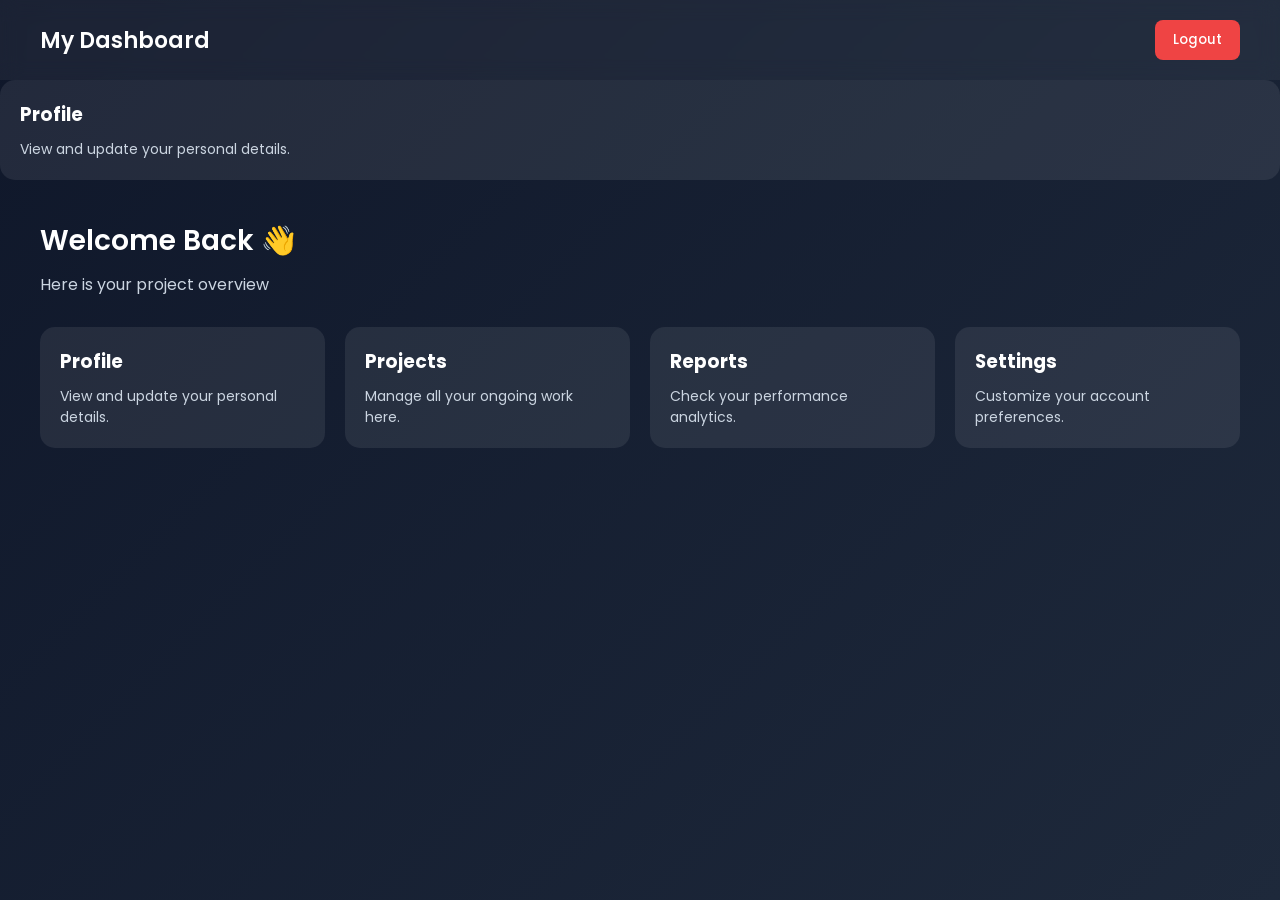
<file: pages/dashboard.html>
<!DOCTYPE html>
<html lang="en">

<head>
    <meta charset="UTF-8">
    <meta name="viewport" content="width=device-width, initial-scale=1.0">
    <title>Dashboard</title>

    <!-- Google Font -->
    <link href="https://fonts.googleapis.com/css2?family=Poppins:wght@300;400;500;600;700&display=swap"
        rel="stylesheet">

    <style>
        * {
            margin: 0;
            padding: 0;
            box-sizing: border-box;
            font-family: 'Poppins', sans-serif;
        }

        body {
            background: linear-gradient(135deg, #0f172a, #1e293b);
            color: #fff;
            min-height: 100vh;
        }

        header {
            padding: 20px 40px;
            display: flex;
            justify-content: space-between;
            align-items: center;
            background: rgba(255, 255, 255, 0.05);
            backdrop-filter: blur(10px);
        }

        header h1 {
            font-size: 22px;
            font-weight: 600;
        }

        .logout-btn {
            padding: 10px 18px;
            background: #ef4444;
            border: none;
            border-radius: 8px;
            color: white;
            cursor: pointer;
            font-weight: 500;
        }

        .container {
            padding: 40px;
        }

        .welcome {
            font-size: 28px;
            font-weight: 600;
            margin-bottom: 10px;
        }

        .subtitle {
            color: #cbd5e1;
            margin-bottom: 30px;
        }

        .cards {
            display: grid;
            grid-template-columns: repeat(auto-fit, minmax(250px, 1fr));
            gap: 20px;
        }

        .card {
            background: rgba(255, 255, 255, 0.08);
            padding: 20px;
            border-radius: 15px;
            transition: 0.3s;
            cursor: pointer;
        }

        .card:hover {
            transform: translateY(-5px);
            background: rgba(255, 255, 255, 0.12);
        }

        .card h3 {
            margin-bottom: 10px;
        }

        .card p {
            color: #cbd5e1;
            font-size: 14px;
        }
    </style>
</head>

<body>

    <header>
        <h1>My Dashboard</h1>
        <button class="logout-btn" onclick="logout()">Logout</button>
    </header>

    <div class="card" onclick="openProfile()">
        <h3>Profile</h3>
        <p>View and update your personal details.</p>
    </div>
    </div>

    <div class="container">
        <div class="welcome">Welcome Back 👋</div>
        <div class="subtitle">Here is your project overview</div>

        <div class="cards">
            <div class="card">
                <h3>Profile</h3>
                <p>View and update your personal details.</p>
            </div>

            <div class="card">
                <h3>Projects</h3>
                <p>Manage all your ongoing work here.</p>
            </div>

            <div class="card">
                <h3>Reports</h3>
                <p>Check your performance analytics.</p>
            </div>

            <div class="card">
                <h3>Settings</h3>
                <p>Customize your account preferences.</p>
            </div>
        </div>
    </div>

    <script>
        function logout() {
            window.location.href = "login.html";
        }

        function openProfile() {
            window.location.href = "profile.html";
        }
    </script>

</body>

</html>
</file>
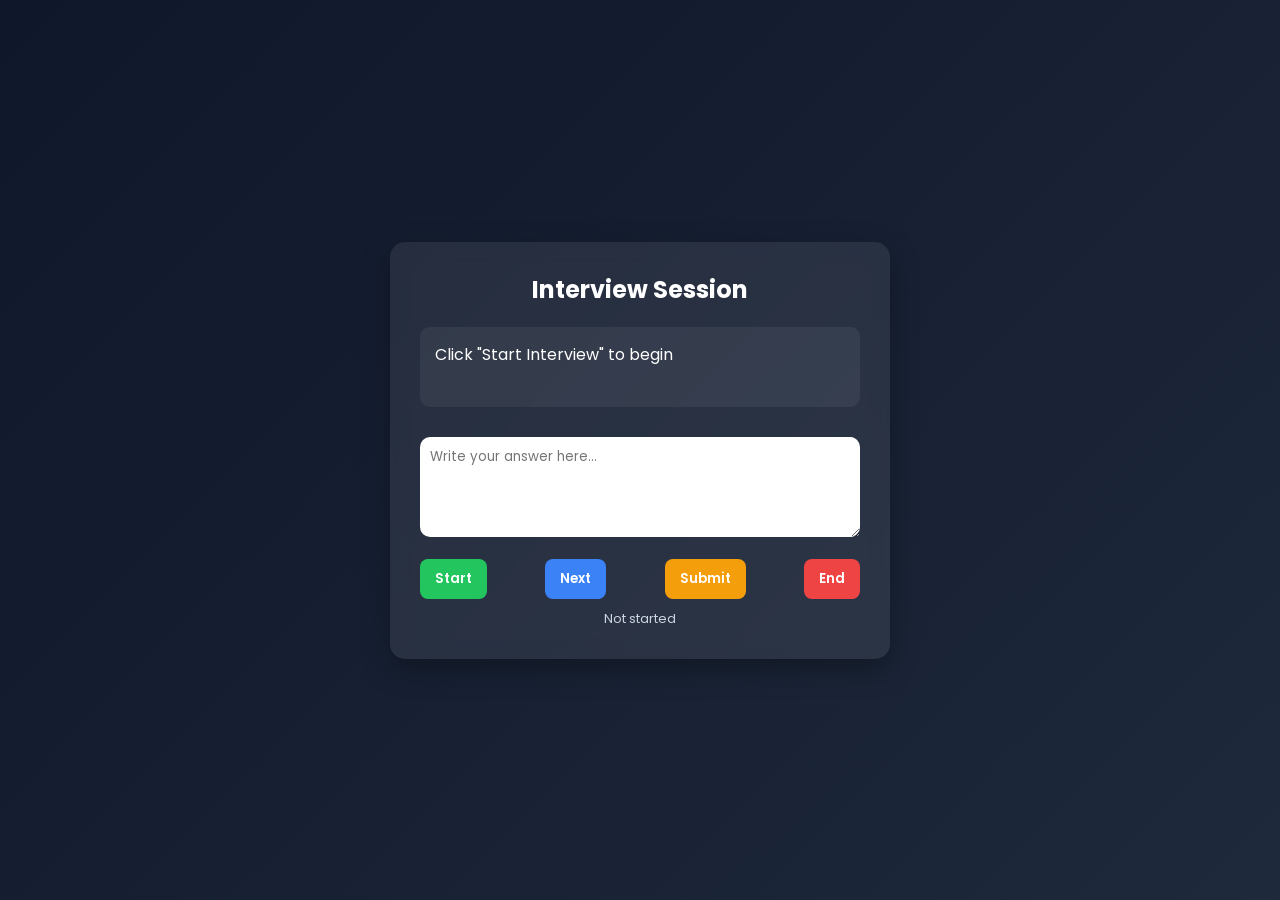
<file: pages/interview.html>
<!DOCTYPE html>
<html lang="en">

<head>
    <meta charset="UTF-8">
    <meta name="viewport" content="width=device-width, initial-scale=1.0">
    <title>Interview Page</title>

    <!-- Font -->
    <link href="https://fonts.googleapis.com/css2?family=Poppins:wght@300;400;500;600;700&display=swap"
        rel="stylesheet">

    <style>
        * {
            margin: 0;
            padding: 0;
            box-sizing: border-box;
            font-family: 'Poppins', sans-serif;
        }

        body {
            background: linear-gradient(135deg, #0f172a, #1e293b);
            color: white;
            min-height: 100vh;
            display: flex;
            justify-content: center;
            align-items: center;
        }

        .container {
            width: 500px;
            background: rgba(255, 255, 255, 0.08);
            padding: 30px;
            border-radius: 15px;
            backdrop-filter: blur(10px);
            box-shadow: 0 10px 30px rgba(0, 0, 0, 0.3);
        }

        h2 {
            text-align: center;
            margin-bottom: 15px;
        }

        .question-box {
            margin: 20px 0;
            padding: 15px;
            background: rgba(255, 255, 255, 0.06);
            border-radius: 10px;
            min-height: 80px;
        }

        textarea {
            width: 100%;
            height: 100px;
            border-radius: 10px;
            border: none;
            padding: 10px;
            margin-top: 10px;
            outline: none;
        }

        .buttons {
            display: flex;
            justify-content: space-between;
            margin-top: 15px;
        }

        button {
            padding: 10px 15px;
            border: none;
            border-radius: 8px;
            cursor: pointer;
            font-weight: 600;
        }

        .start {
            background: #22c55e;
            color: white;
        }

        .next {
            background: #3b82f6;
            color: white;
        }

        .submit {
            background: #f59e0b;
            color: white;
        }

        .end {
            background: #ef4444;
            color: white;
        }

        .status {
            text-align: center;
            font-size: 13px;
            color: #cbd5e1;
            margin-top: 10px;
        }
    </style>
</head>

<body>

    <div class="container">

        <h2>Interview Session</h2>

        <div class="question-box" id="questionBox">
            Click "Start Interview" to begin
        </div>

        <textarea id="answer" placeholder="Write your answer here..."></textarea>

        <div class="buttons">

            <button class="start" onclick="startInterview()">Start</button>
            <button class="next" onclick="nextQuestion()">Next</button>
            <button class="submit" onclick="goReport()">Submit</button>
            <button class="end" onclick="endInterview()">End</button>

        </div>

        <div class="status" id="status">Not started</div>

    </div>

    <script>
        let questions = [
            "Tell me about yourself?",
            "What are your strengths?",
            "Why should we hire you?",
            "What is your biggest weakness?",
            "Where do you see yourself in 5 years?"
        ];

        let index = 0;

        function startInterview() {
            index = 0;
            document.getElementById("questionBox").innerText = questions[index];
            document.getElementById("status").innerText = "Interview started";
        }

        function nextQuestion() {
            if (index < questions.length - 1) {
                index++;
                document.getElementById("questionBox").innerText = questions[index];
                document.getElementById("answer").value = "";
                document.getElementById("status").innerText = "Next question";
            } else {
                document.getElementById("status").innerText = "No more questions";
            }
        }

        function submitAnswer() {
            let answer = document.getElementById("answer").value;

            if (answer === "") {
                alert("Please write an answer first");
                return;
            }

            alert("Answer submitted!");
            document.getElementById("answer").value = "";
            document.getElementById("status").innerText = "Answer submitted";
        }

        function endInterview() {
            document.getElementById("questionBox").innerText = "Interview Ended";
            document.getElementById("answer").value = "";
            document.getElementById("status").innerText = "Completed";
        }

        function goReport() {
            window.location.href = "report.html";
        }
    </script>

</body>

</html>
</file>
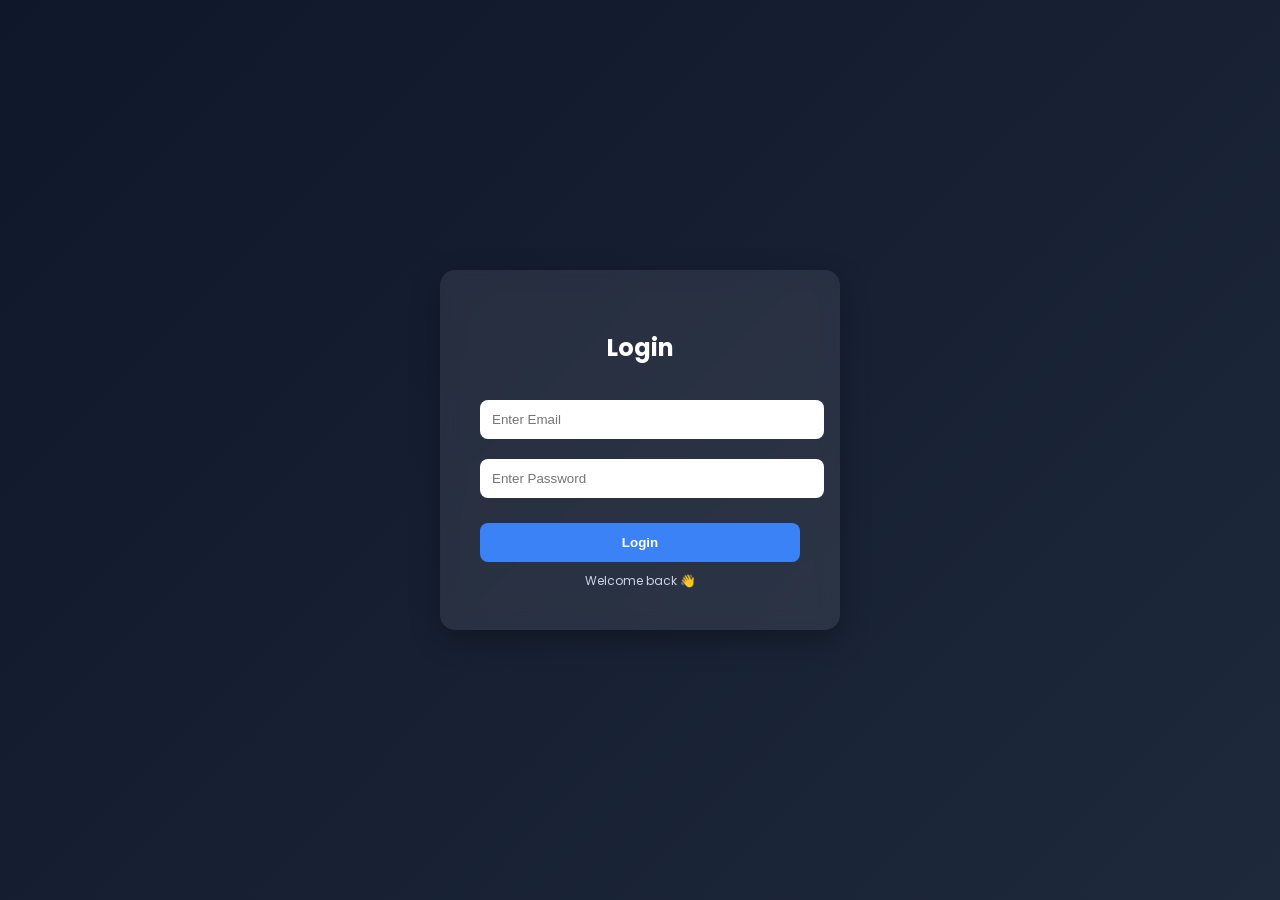
<file: pages/login.html>
<!DOCTYPE html>
<html lang="en">
<head>
  <meta charset="UTF-8">
  <meta name="viewport" content="width=device-width, initial-scale=1.0">
  <title>Login Page</title>

  <!-- Font -->
  <link href="https://fonts.googleapis.com/css2?family=Poppins:wght@300;400;500;600&display=swap" rel="stylesheet">

  <style>
    body {
      margin: 0;
      font-family: 'Poppins', sans-serif;
      background: linear-gradient(135deg, #0f172a, #1e293b);
      height: 100vh;
      display: flex;
      justify-content: center;
      align-items: center;
      color: white;
    }

    .login-box {
      background: rgba(255,255,255,0.08);
      padding: 40px;
      border-radius: 15px;
      width: 320px;
      backdrop-filter: blur(10px);
      box-shadow: 0 10px 30px rgba(0,0,0,0.3);
    }

    .login-box h2 {
      text-align: center;
      margin-bottom: 25px;
    }

    input {
      width: 100%;
      padding: 12px;
      margin: 10px 0;
      border: none;
      border-radius: 8px;
      outline: none;
    }

    button {
      width: 100%;
      padding: 12px;
      margin-top: 15px;
      background: #3b82f6;
      border: none;
      border-radius: 8px;
      color: white;
      font-weight: 600;
      cursor: pointer;
    }

    button:hover {
      background: #2563eb;
    }

    .text {
      text-align: center;
      font-size: 12px;
      margin-top: 10px;
      color: #cbd5e1;
    }
  </style>
</head>

<body>

  <div class="login-box">
    <h2>Login</h2>

    <form id="loginForm">
      <input type="email" id="email" placeholder="Enter Email" required>
      <input type="password" id="password" placeholder="Enter Password" required>

      <button type="submit">Login</button>
    </form>

    <div class="text">Welcome back 👋</div>
  </div>

  <script>
    document.getElementById("loginForm").addEventListener("submit", function(e) {
      e.preventDefault();

      let email = document.getElementById("email").value;
      let password = document.getElementById("password").value;

      // simple validation
      if (email === "" || password === "") {
        alert("Please fill all fields");
        return;
      }

      // save login state
      localStorage.setItem("isLoggedIn", "true");

      // redirect to dashboard
      window.location.href = "dashboard.html";
    });
  </script>

</body>
</html>
</file>
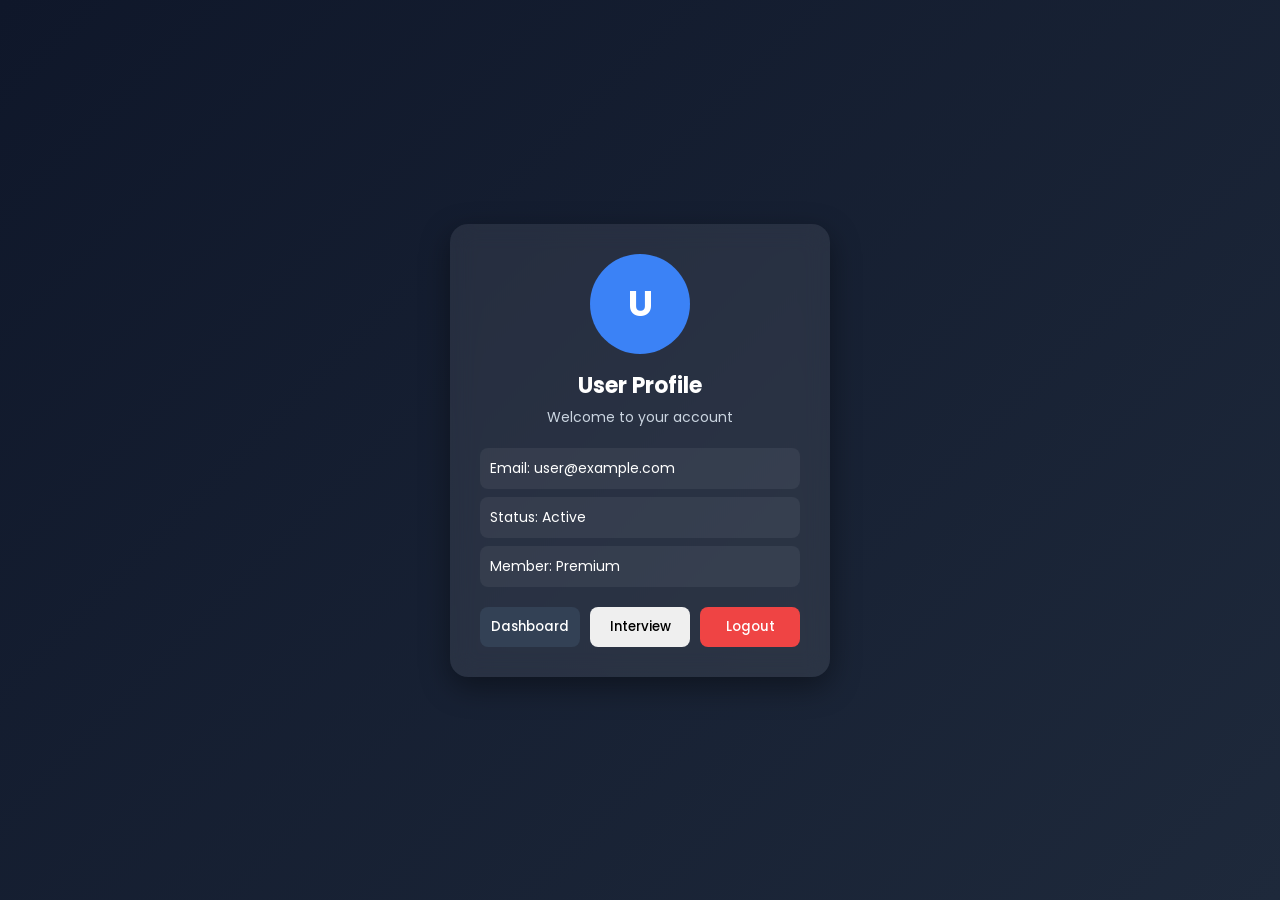
<file: pages/profile.html>
<!DOCTYPE html>
<html lang="en">

<head>
    <meta charset="UTF-8">
    <meta name="viewport" content="width=device-width, initial-scale=1.0">
    <title>User Profile</title>

    <!-- Google Font -->
    <link href="https://fonts.googleapis.com/css2?family=Poppins:wght@300;400;500;600;700&display=swap"
        rel="stylesheet">

    <style>
        * {
            margin: 0;
            padding: 0;
            box-sizing: border-box;
            font-family: 'Poppins', sans-serif;
        }

        body {
            background: linear-gradient(135deg, #0f172a, #1e293b);
            color: #fff;
            min-height: 100vh;
            display: flex;
            justify-content: center;
            align-items: center;
        }

        .profile-card {
            width: 380px;
            background: rgba(255, 255, 255, 0.08);
            backdrop-filter: blur(12px);
            border-radius: 18px;
            padding: 30px;
            text-align: center;
            box-shadow: 0 10px 30px rgba(0, 0, 0, 0.4);
        }

        .avatar {
            width: 100px;
            height: 100px;
            border-radius: 50%;
            background: #3b82f6;
            display: flex;
            justify-content: center;
            align-items: center;
            font-size: 35px;
            font-weight: bold;
            margin: auto;
        }

        h2 {
            margin-top: 15px;
            font-size: 22px;
        }

        p {
            color: #cbd5e1;
            font-size: 14px;
            margin-top: 5px;
        }

        .info {
            margin-top: 20px;
            text-align: left;
        }

        .info div {
            background: rgba(255, 255, 255, 0.06);
            padding: 10px;
            margin: 8px 0;
            border-radius: 8px;
            font-size: 14px;
        }

        .btn {
            margin-top: 20px;
            display: flex;
            justify-content: space-between;
            gap: 10px;
        }

        button {
            flex: 1;
            padding: 10px;
            border: none;
            border-radius: 8px;
            cursor: pointer;
            font-weight: 500;
        }

        .back {
            background: #334155;
            color: white;
        }

        .logout {
            background: #ef4444;
            color: white;
        }
    </style>
</head>

<body>

    <div class="profile-card">

        <div class="avatar">U</div>

        <h2>User Profile</h2>
        <p>Welcome to your account</p>

        <div class="info">
            <div>Email: user@example.com</div>
            <div>Status: Active</div>
            <div>Member: Premium</div>
        </div>

        <div class="btn">
            <button class="back" onclick="goDashboard()">Dashboard</button>
            <button onclick="openInterview()">Interview</button>
            <button class="logout" onclick="logout()">Logout</button>
        </div>

    </div>

    <script>
        function goDashboard() {
            window.location.href = "dashboard.html";
        }

        function logout() {
            localStorage.removeItem("isLoggedIn");
            window.location.href = "login.html";
        }

        function openInterview() {
            window.location.href = "interview.html";
        }
    </script>

</body>

</html>
</file>
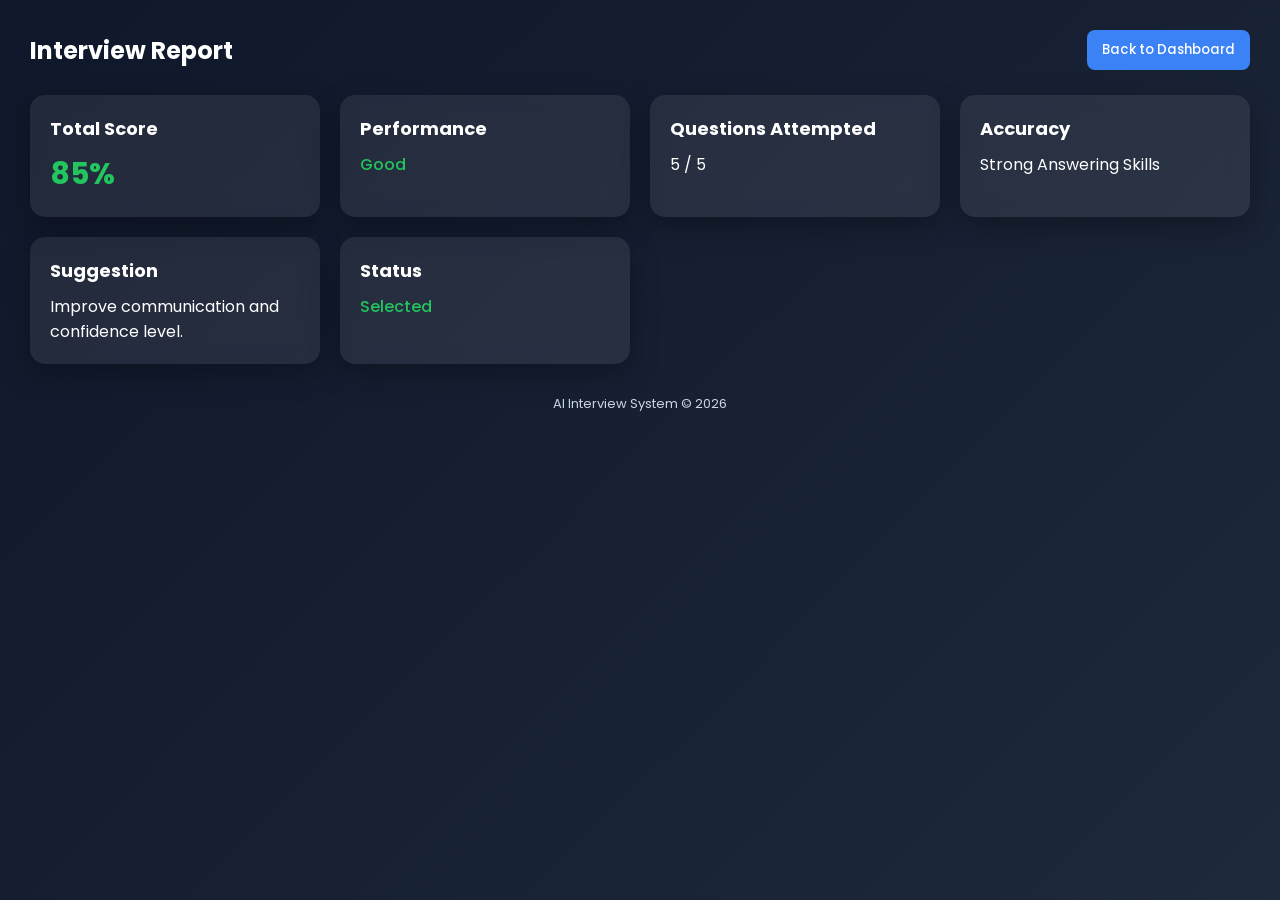
<file: pages/report.html>
<!DOCTYPE html>
<html lang="en">
<head>
  <meta charset="UTF-8">
  <meta name="viewport" content="width=device-width, initial-scale=1.0">
  <title>Report Page</title>

  <!-- Font -->
  <link href="https://fonts.googleapis.com/css2?family=Poppins:wght@300;400;500;600;700&display=swap" rel="stylesheet">

  <style>
    * {
      margin: 0;
      padding: 0;
      box-sizing: border-box;
      font-family: 'Poppins', sans-serif;
    }

    body {
      background: linear-gradient(135deg, #0f172a, #1e293b);
      color: white;
      min-height: 100vh;
      padding: 30px;
    }

    header {
      display: flex;
      justify-content: space-between;
      align-items: center;
      margin-bottom: 25px;
    }

    header h2 {
      font-size: 24px;
    }

    .btn {
      padding: 10px 15px;
      border: none;
      border-radius: 8px;
      cursor: pointer;
      font-weight: 500;
      background: #3b82f6;
      color: white;
    }

    .container {
      display: grid;
      grid-template-columns: repeat(auto-fit, minmax(250px, 1fr));
      gap: 20px;
    }

    .card {
      background: rgba(255,255,255,0.08);
      padding: 20px;
      border-radius: 15px;
      backdrop-filter: blur(10px);
      box-shadow: 0 10px 30px rgba(0,0,0,0.3);
      transition: 0.3s;
    }

    .card:hover {
      transform: translateY(-5px);
    }

    .card h3 {
      margin-bottom: 10px;
      font-size: 18px;
    }

    .score {
      font-size: 30px;
      font-weight: 700;
      color: #22c55e;
    }

    .status-good {
      color: #22c55e;
      font-weight: 500;
    }

    .status-mid {
      color: #f59e0b;
      font-weight: 500;
    }

    .status-bad {
      color: #ef4444;
      font-weight: 500;
    }

    .footer {
      margin-top: 30px;
      text-align: center;
      color: #cbd5e1;
      font-size: 13px;
    }
  </style>
</head>

<body>

  <header>
    <h2>Interview Report</h2>
    <button class="btn" onclick="goDashboard()">Back to Dashboard</button>
  </header>

  <div class="container">

    <div class="card">
      <h3>Total Score</h3>
      <div class="score" id="score">85%</div>
    </div>

    <div class="card">
      <h3>Performance</h3>
      <p class="status-good">Good</p>
    </div>

    <div class="card">
      <h3>Questions Attempted</h3>
      <p>5 / 5</p>
    </div>

    <div class="card">
      <h3>Accuracy</h3>
      <p>Strong Answering Skills</p>
    </div>

    <div class="card">
      <h3>Suggestion</h3>
      <p>Improve communication and confidence level.</p>
    </div>

    <div class="card">
      <h3>Status</h3>
      <p class="status-good">Selected</p>
    </div>

  </div>

  <div class="footer">
    AI Interview System © 2026
  </div>

  <script>
    function goDashboard() {
      window.location.href = "dashboard.html";
    }

    // Optional: dynamic score (future upgrade)
    let score = 85;
    document.getElementById("score").innerText = score + "%";
  </script>

</body>
</html>
</file>
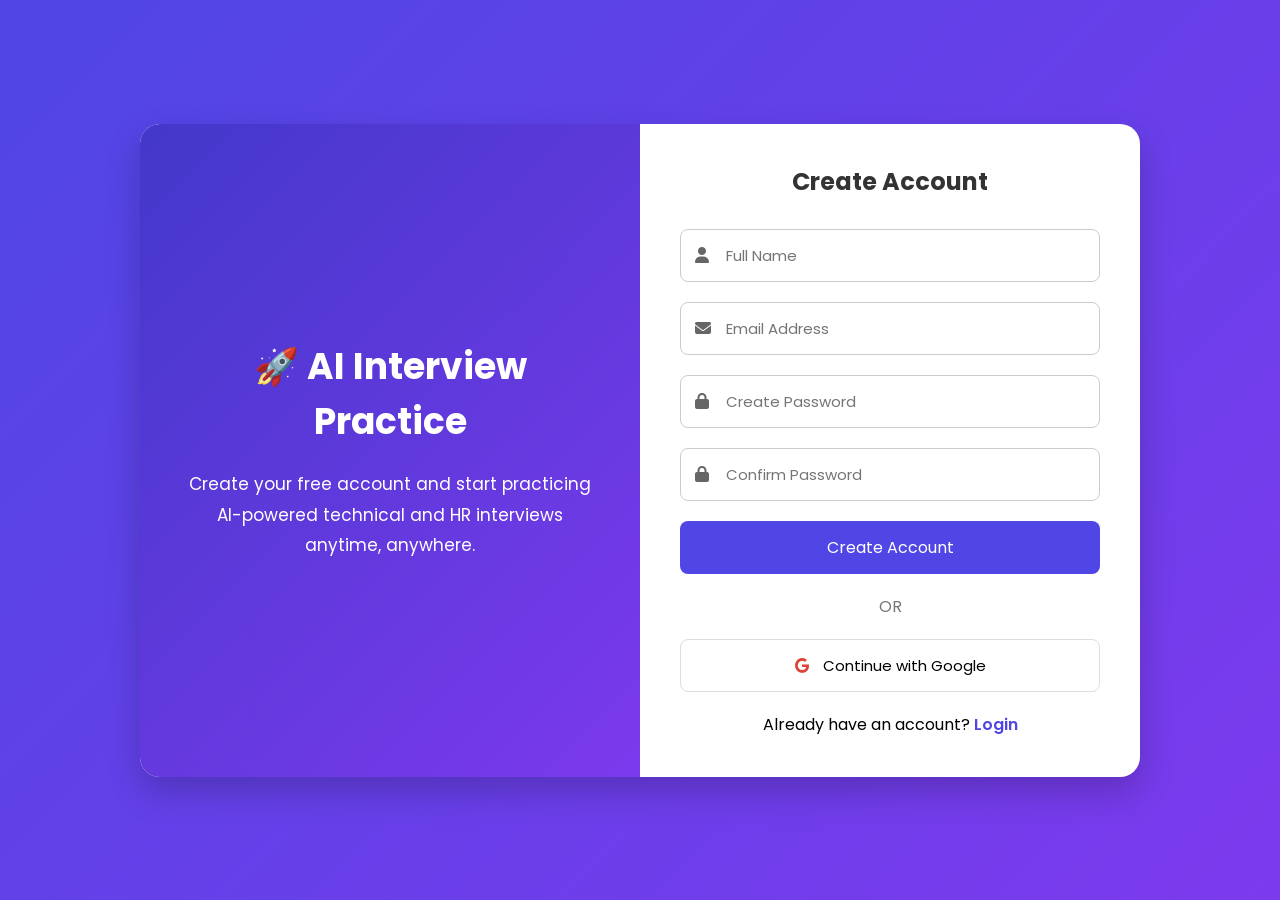
<file: pages/signup.html>
<!DOCTYPE html>
<html lang="en">

<head>

    <meta charset="UTF-8">

    <meta name="viewport" content="width=device-width, initial-scale=1.0">

    <title>Sign Up | AI Interview Practice</title>

    <link rel="stylesheet" href="../css/signup.css">

    <!-- Google Font -->
    <link href="https://fonts.googleapis.com/css2?family=Poppins:wght@300;400;500;600;700&display=swap" rel="stylesheet">

    <!-- Font Awesome -->
    <link rel="stylesheet"
        href="https://cdnjs.cloudflare.com/ajax/libs/font-awesome/6.7.2/css/all.min.css">

</head>

<body>

<div class="container">

    <!-- Left Side -->

    <div class="left-panel">

        <h1>🚀 AI Interview Practice</h1>

        <p>
            Create your free account and start practicing AI-powered technical
            and HR interviews anytime, anywhere.
        </p>

    </div>

    <!-- Right Side -->

    <div class="signup-box">

        <h2>Create Account</h2>

        <form id="signupForm">

            <div class="input-box">

                <i class="fa-solid fa-user"></i>

                <input
                    type="text"
                    placeholder="Full Name"
                    required>

            </div>

            <div class="input-box">

                <i class="fa-solid fa-envelope"></i>

                <input
                    type="email"
                    placeholder="Email Address"
                    required>

            </div>

            <div class="input-box">

                <i class="fa-solid fa-lock"></i>

                <input
                    type="password"
                    placeholder="Create Password"
                    required>

            </div>

            <div class="input-box">

                <i class="fa-solid fa-lock"></i>

                <input
                    type="password"
                    placeholder="Confirm Password"
                    required>

            </div>

            <button type="submit" class="signup-btn">

                Create Account

            </button>

        </form>

        <div class="or">

            <span>OR</span>

        </div>

        <button class="google-btn">

            <i class="fa-brands fa-google"></i>

            Continue with Google

        </button>

        <p class="login-text">

            Already have an account?

            <a href="login.html">

                Login

            </a>

        </p>

    </div>

</div>

<script src="../js/signup.js"></script>

<script src="../js/signup.js"></script>

</body>

</html>
</file>
<file: css/signup.css>
/* Google Font */
@import url('https://fonts.googleapis.com/css2?family=Poppins:wght@300;400;500;600;700&display=swap');

*{
    margin:0;
    padding:0;
    box-sizing:border-box;
    font-family:'Poppins',sans-serif;
}

body{
    min-height:100vh;
    display:flex;
    justify-content:center;
    align-items:center;
    background:linear-gradient(135deg,#4f46e5,#7c3aed);
    padding:20px;
}

.container{
    width:100%;
    max-width:1000px;
    display:flex;
    background:#fff;
    border-radius:20px;
    overflow:hidden;
    box-shadow:0 15px 35px rgba(0,0,0,0.2);
}

.left-panel{
    flex:1;
    background:linear-gradient(135deg,#4338ca,#7c3aed);
    color:#fff;
    display:flex;
    flex-direction:column;
    justify-content:center;
    align-items:center;
    padding:40px;
    text-align:center;
}

.left-panel h1{
    font-size:36px;
    margin-bottom:20px;
}

.left-panel p{
    font-size:17px;
    line-height:1.8;
}

.signup-box{
    flex:1;
    padding:40px;
}

.signup-box h2{
    text-align:center;
    margin-bottom:30px;
    color:#333;
}

.input-box{
    position:relative;
    margin-bottom:20px;
}

.input-box i{
    position:absolute;
    left:15px;
    top:50%;
    transform:translateY(-50%);
    color:#666;
}

.input-box input{
    width:100%;
    padding:14px 14px 14px 45px;
    border:1px solid #ccc;
    border-radius:8px;
    font-size:15px;
    outline:none;
    transition:.3s;
}

.input-box input:focus{
    border-color:#4f46e5;
}

.signup-btn{
    width:100%;
    padding:14px;
    border:none;
    border-radius:8px;
    background:#4f46e5;
    color:#fff;
    font-size:16px;
    cursor:pointer;
    transition:.3s;
}

.signup-btn:hover{
    background:#3730a3;
}

.or{
    text-align:center;
    margin:20px 0;
    color:#777;
}

.google-btn{
    width:100%;
    padding:14px;
    border:1px solid #ddd;
    border-radius:8px;
    background:#fff;
    cursor:pointer;
    font-size:15px;
    transition:.3s;
}

.google-btn:hover{
    background:#f5f5f5;
}

.google-btn i{
    margin-right:10px;
    color:#db4437;
}

.login-text{
    text-align:center;
    margin-top:20px;
}

.login-text a{
    color:#4f46e5;
    text-decoration:none;
    font-weight:600;
}

.login-text a:hover{
    text-decoration:underline;
}

@media(max-width:768px){

.container{
    flex-direction:column;
}

.left-panel{
    padding:30px;
}

.signup-box{
    padding:30px;
}

.left-panel h1{
    font-size:28px;
}

}
</file>
